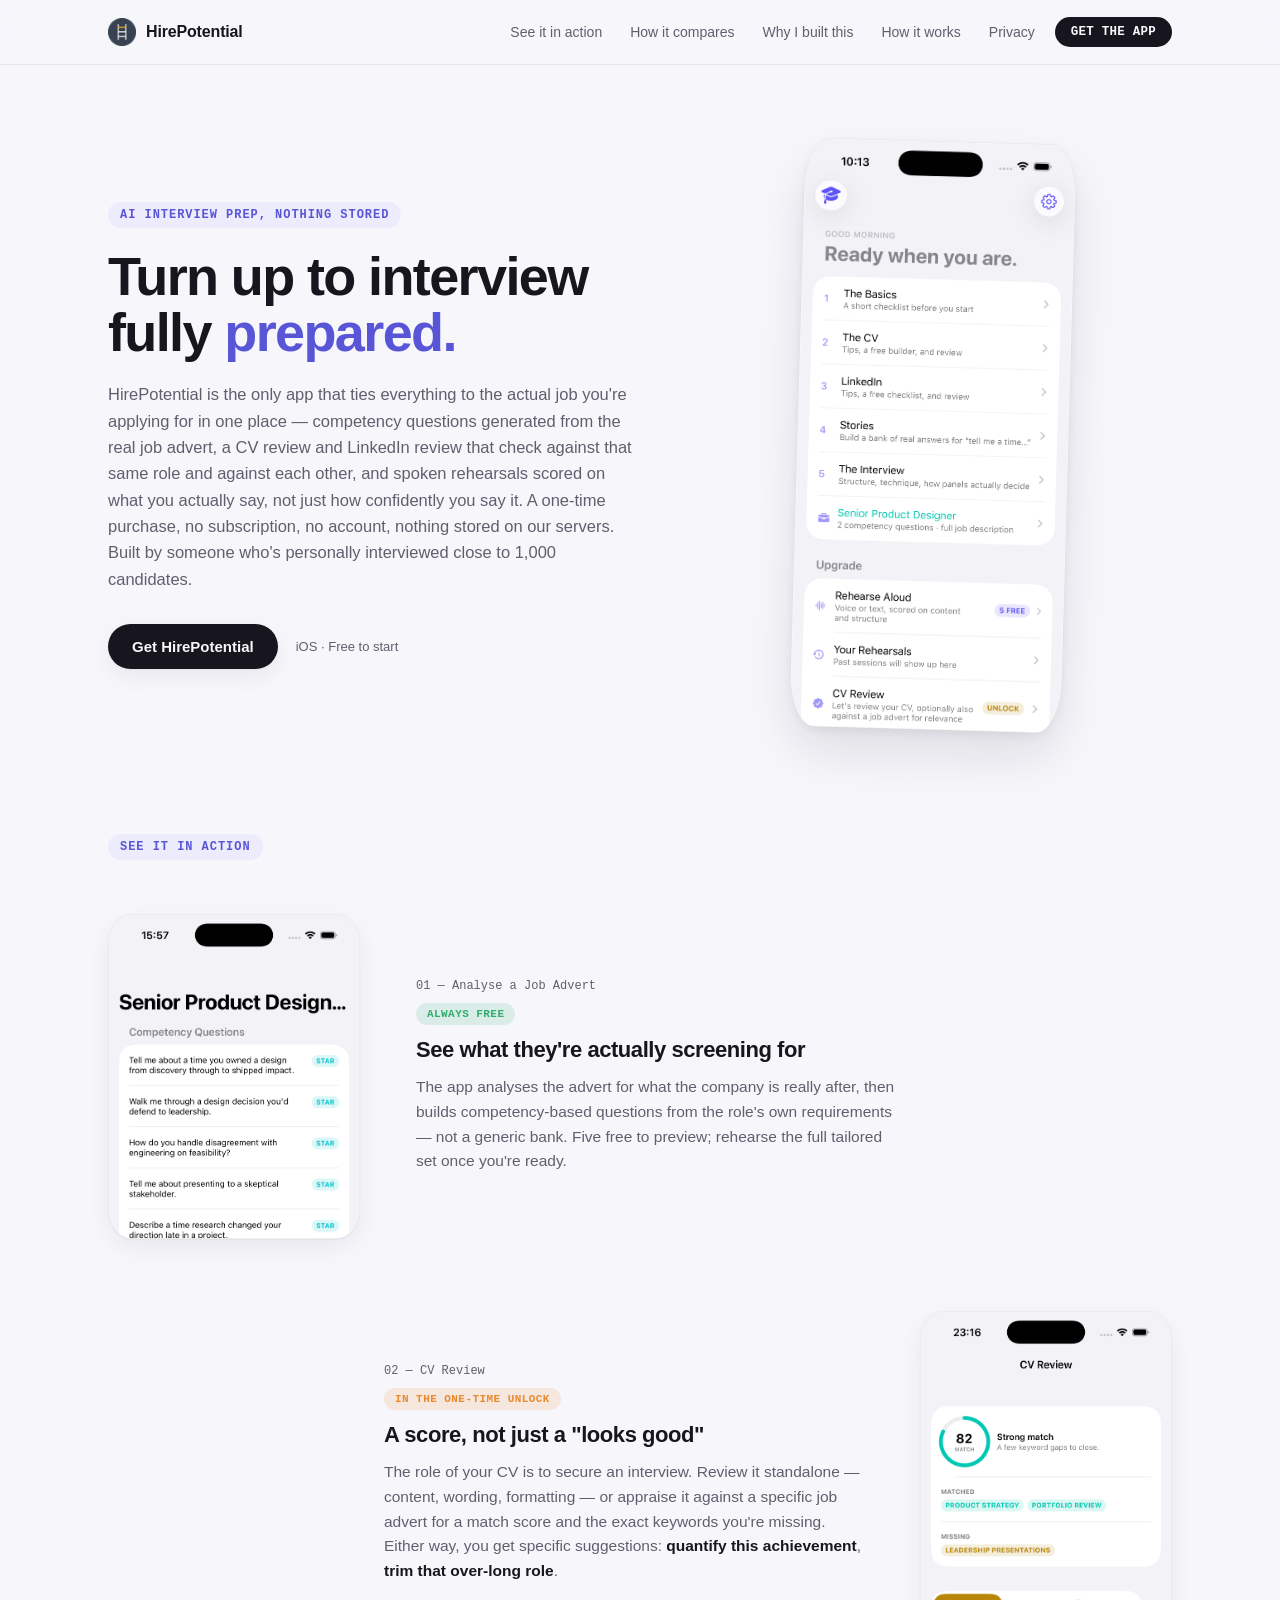
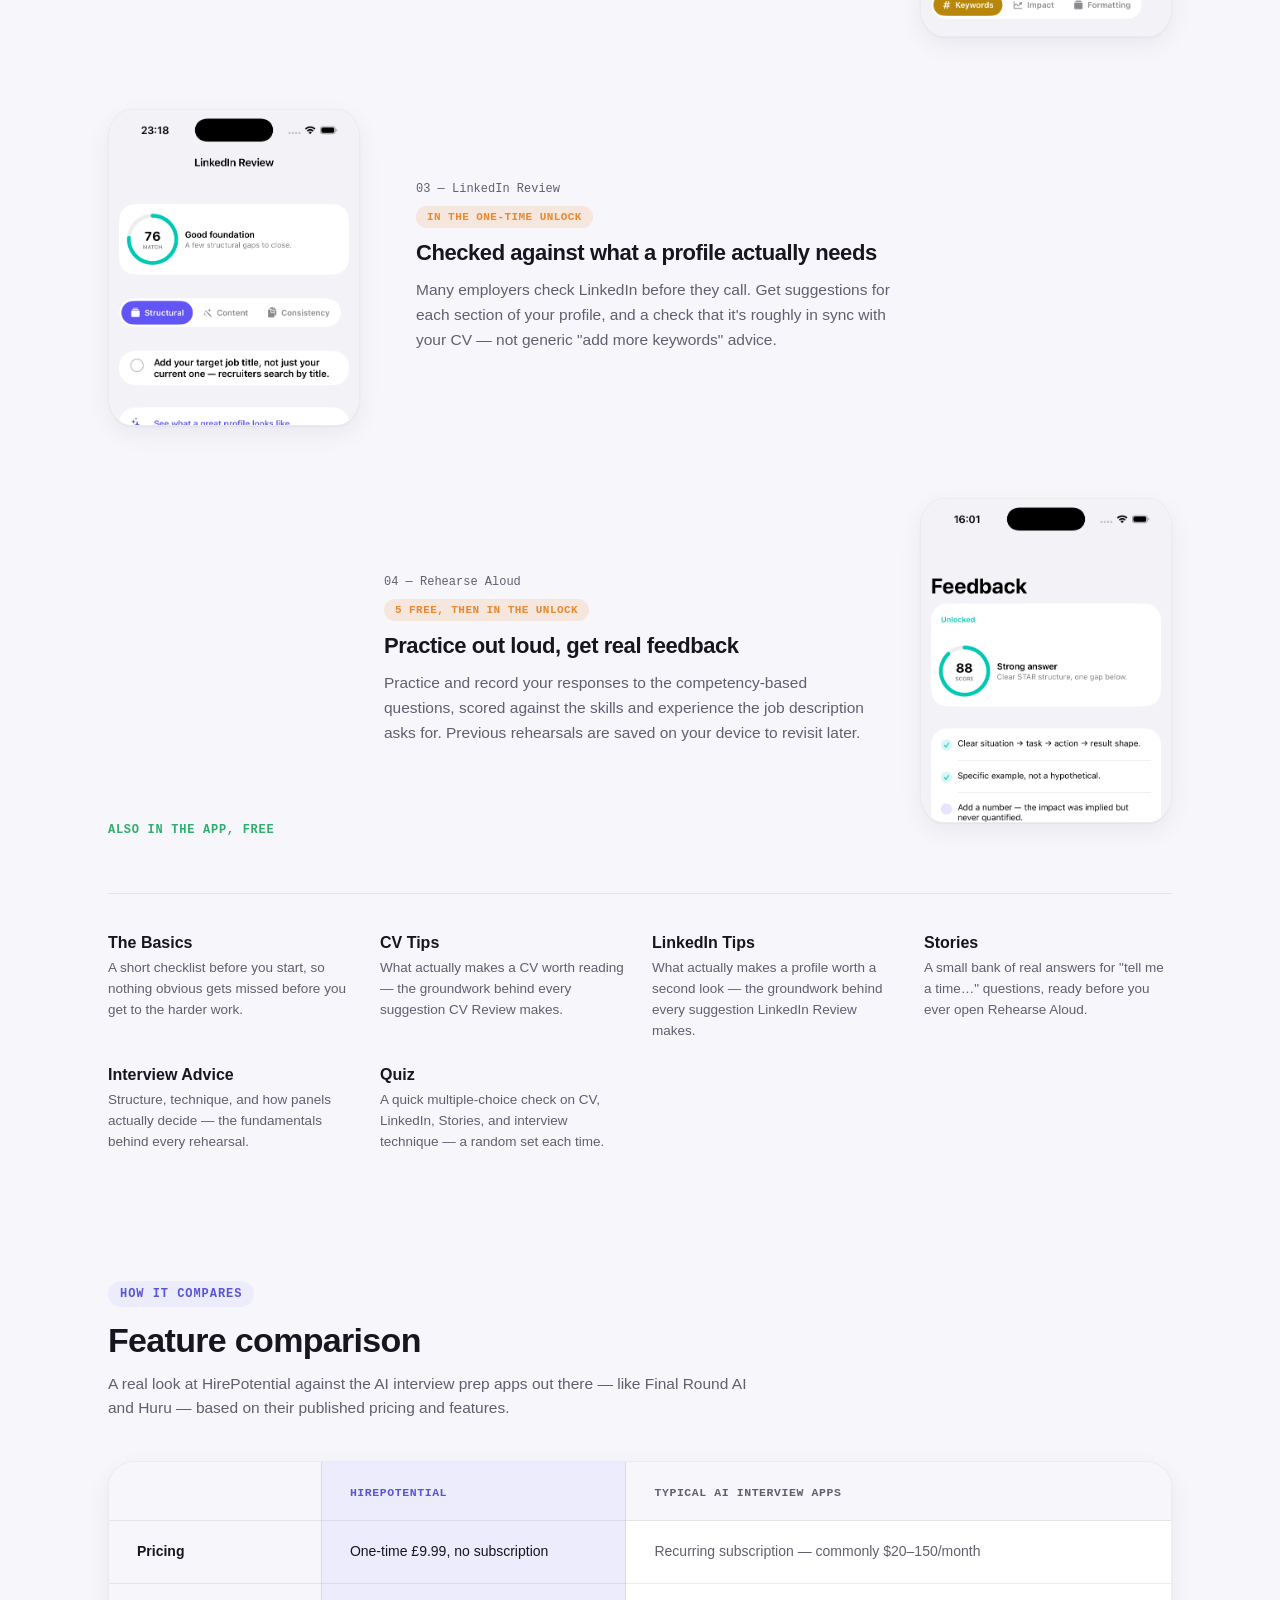
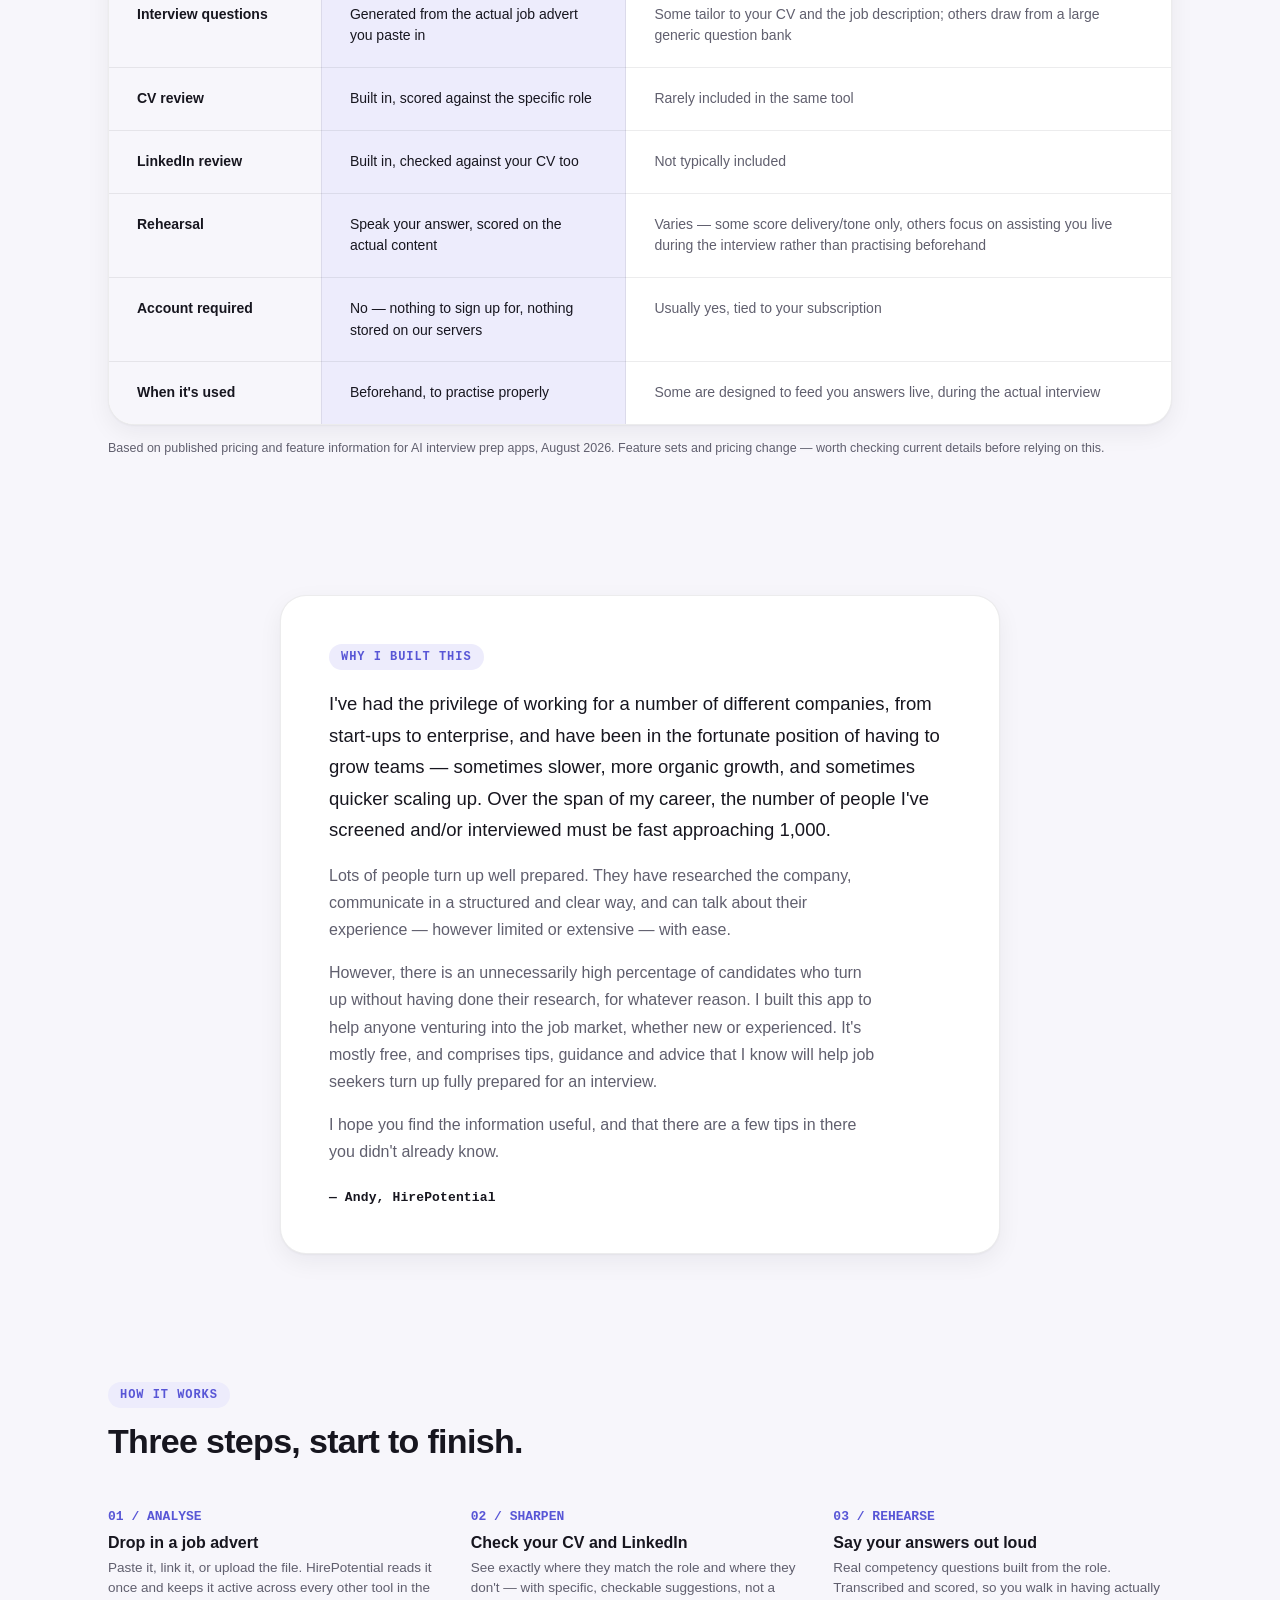
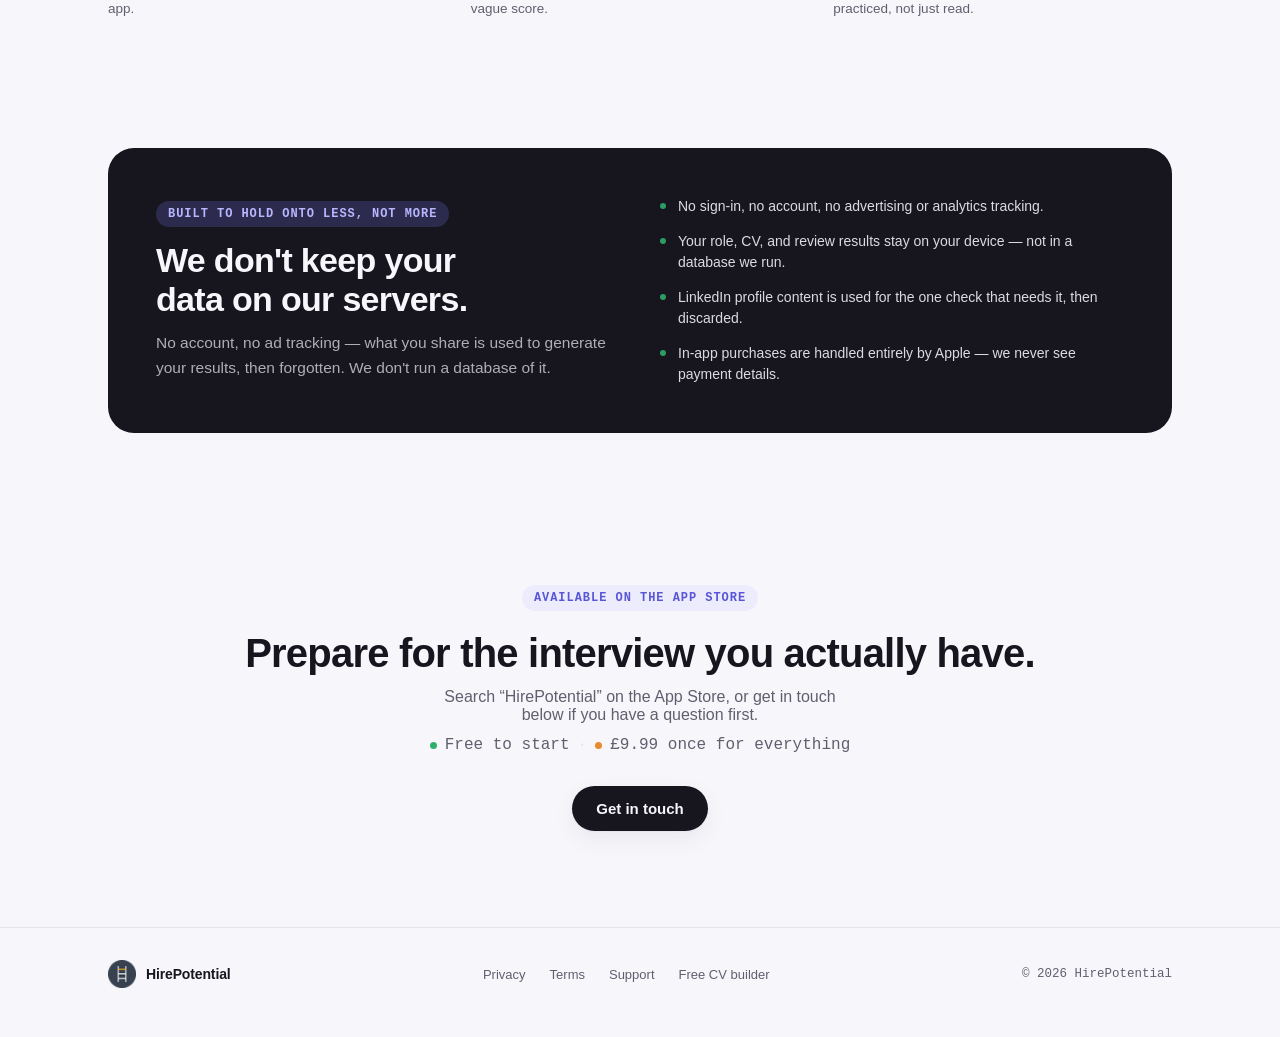
<file: index.html>
<!doctype html>
<html lang="en">
<head>
<meta charset="UTF-8">
<meta name="viewport" content="width=device-width, initial-scale=1">
<title>HirePotential — AI interview prep</title>
<meta name="description" content="See what a job advert is really screening for, sharpen your CV and LinkedIn profile, and rehearse out loud with real feedback — no account, nothing stored on our servers.">
<meta property="og:type" content="website">
<meta property="og:url" content="https://hirepotential.co.uk/">
<meta property="og:title" content="HirePotential — AI interview prep">
<meta property="og:description" content="See what a job advert is really screening for, sharpen your CV and LinkedIn profile, and rehearse out loud with real feedback — no account, nothing stored on our servers.">
<meta property="og:image" content="https://hirepotential.co.uk/icons/icon-512.png">
<meta name="twitter:card" content="summary">
<meta name="twitter:title" content="HirePotential — AI interview prep">
<meta name="twitter:description" content="See what a job advert is really screening for, sharpen your CV and LinkedIn profile, and rehearse out loud with real feedback — no account, nothing stored on our servers.">
<meta name="twitter:image" content="https://hirepotential.co.uk/icons/icon-512.png">
<link rel="icon" type="image/png" sizes="32x32" href="/icons/favicon-32.png">
<link rel="icon" type="image/png" sizes="16x16" href="/icons/favicon-16.png">
<link rel="apple-touch-icon" sizes="180x180" href="/icons/apple-touch-icon.png">
<link rel="manifest" href="/manifest.json">
<meta name="theme-color" content="#37414F">
<meta http-equiv="Content-Security-Policy" content="default-src 'self'; style-src 'self'; script-src 'self'; img-src 'self'; form-action 'self' https://api.hirepotential.co.uk; object-src 'none'; base-uri 'self'">
<link rel="stylesheet" href="/styles.css">
</head>
<body>

<nav class="top">
  <div class="wrap">
    <a class="brand" href="#top">
      <span class="mark">
        <img src="/icons/favicon-32.png" alt="">
      </span>
      HirePotential
    </a>
    <div class="nav-right">
      <div class="links">
        <a href="#features">See it in action</a>
        <a href="#compare">How it compares</a>
        <a href="#author">Why I built this</a>
        <a href="#how">How it works</a>
        <a href="#privacy">Privacy</a>
      </div>
      <a class="nav-cta" href="#get">GET THE APP</a>
    </div>
  </div>
</nav>

<div id="top"></div>
<header class="hero">
  <div class="wrap hero-grid">
    <div>
      <span class="eyebrow">AI interview prep, nothing stored</span>
      <h1>Turn up to interview fully <em>prepared.</em></h1>
      <p class="lede">HirePotential is the only app that ties everything to the actual job you're applying for in one place — competency questions generated from the real job advert, a CV review and LinkedIn review that check against that same role and against each other, and spoken rehearsals scored on what you actually say, not just how confidently you say it. A one-time purchase, no subscription, no account, nothing stored on our servers. Built by someone who's personally interviewed close to 1,000 candidates.</p>
      <div class="hero-ctas">
        <a class="btn-primary" href="#get">Get HirePotential</a>
        <span class="hero-note">iOS · Free to start</span>
      </div>
    </div>

    <div class="hero-shot">
      <div class="device-frame">
        <img src="screenshots/home.png" alt="HirePotential's Home screen, showing The Basics, The CV, LinkedIn, Stories, The Interview, and a researched role ready to rehearse.">
      </div>
    </div>
  </div>
</header>

<section id="features">
  <div class="wrap">
    <div class="section-head">
      <span class="eyebrow">See it in action</span>
    </div>

    <div class="showcase">
      <div class="showcase-row">
        <div class="showcase-shot">
          <div class="device-frame">
            <img src="screenshots/analyse-role.png" alt="Analyse a Job Advert screen showing five tailored STAR competency questions for a Senior Product Designer role.">
          </div>
        </div>
        <div class="showcase-copy">
          <div class="num">01 — Analyse a Job Advert</div>
          <span class="feature-tag free">Always free</span>
          <h3>See what they're actually screening for</h3>
          <p>The app analyses the advert for what the company is really after, then builds competency-based questions from the role's own requirements — not a generic bank. Five free to preview; rehearse the full tailored set once you're ready.</p>
        </div>
      </div>

      <div class="showcase-row reverse">
        <div class="showcase-shot">
          <div class="device-frame">
            <img src="screenshots/cv-review.png" alt="CV Review screen showing a match score of 82, matched and missing keywords, and grouped suggestions.">
          </div>
        </div>
        <div class="showcase-copy">
          <div class="num">02 — CV Review</div>
          <span class="feature-tag paid">In the one-time unlock</span>
          <h3>A score, not just a "looks good"</h3>
          <p>The role of your CV is to secure an interview. Review it standalone — content, wording, formatting — or appraise it against a specific job advert for a match score and the exact keywords you're missing. Either way, you get specific suggestions: <strong>quantify this achievement</strong>, <strong>trim that over-long role</strong>.</p>
        </div>
      </div>

      <div class="showcase-row">
        <div class="showcase-shot">
          <div class="device-frame">
            <img src="screenshots/linkedin-review.png" alt="LinkedIn Review screen showing a score of 76 with suggestions grouped under Structural, Content, and Consistency.">
          </div>
        </div>
        <div class="showcase-copy">
          <div class="num">03 — LinkedIn Review</div>
          <span class="feature-tag paid">In the one-time unlock</span>
          <h3>Checked against what a profile actually needs</h3>
          <p>Many employers check LinkedIn before they call. Get suggestions for each section of your profile, and a check that it's roughly in sync with your CV — not generic "add more keywords" advice.</p>
        </div>
      </div>

      <div class="showcase-row reverse">
        <div class="showcase-shot">
          <div class="device-frame">
            <img src="screenshots/feedback.png" alt="Rehearse Aloud feedback screen showing a score of 88 with specific good and tip items.">
          </div>
        </div>
        <div class="showcase-copy">
          <div class="num">04 — Rehearse Aloud</div>
          <span class="feature-tag paid">5 free, then in the unlock</span>
          <h3>Practice out loud, get real feedback</h3>
          <p>Practice and record your responses to the competency-based questions, scored against the skills and experience the job description asks for. Previous rehearsals are saved on your device to revisit later.</p>
        </div>
      </div>
    </div>

    <p class="extras-lead">Also in the app, free</p>
    <div class="extras">
      <div class="extra">
        <h3>The Basics</h3>
        <p>A short checklist before you start, so nothing obvious gets missed before you get to the harder work.</p>
      </div>
      <div class="extra">
        <h3>CV Tips</h3>
        <p>What actually makes a CV worth reading — the groundwork behind every suggestion CV Review makes.</p>
      </div>
      <div class="extra">
        <h3>LinkedIn Tips</h3>
        <p>What actually makes a profile worth a second look — the groundwork behind every suggestion LinkedIn Review makes.</p>
      </div>
      <div class="extra">
        <h3>Stories</h3>
        <p>A small bank of real answers for "tell me a time…" questions, ready before you ever open Rehearse Aloud.</p>
      </div>
      <div class="extra">
        <h3>Interview Advice</h3>
        <p>Structure, technique, and how panels actually decide — the fundamentals behind every rehearsal.</p>
      </div>
      <div class="extra">
        <h3>Quiz</h3>
        <p>A quick multiple-choice check on CV, LinkedIn, Stories, and interview technique — a random set each time.</p>
      </div>
    </div>
  </div>
</section>

<section id="compare">
  <div class="wrap">
    <div class="section-head">
      <span class="eyebrow">How it compares</span>
      <h2>Feature comparison</h2>
      <p>A real look at HirePotential against the AI interview prep apps out there — like Final Round AI and Huru — based on their published pricing and features.</p>
    </div>
    <div class="compare-card">
      <div class="compare-scroll">
        <table class="compare-table">
          <thead>
            <tr>
              <th></th>
              <th class="us">HirePotential</th>
              <th>Typical AI interview apps</th>
            </tr>
          </thead>
          <tbody>
            <tr>
              <td class="feature">Pricing</td>
              <td class="us">One-time £9.99, no subscription</td>
              <td class="them">Recurring subscription — commonly $20–150/month</td>
            </tr>
            <tr>
              <td class="feature">Interview questions</td>
              <td class="us">Generated from the actual job advert you paste in</td>
              <td class="them">Some tailor to your CV and the job description; others draw from a large generic question bank</td>
            </tr>
            <tr>
              <td class="feature">CV review</td>
              <td class="us">Built in, scored against the specific role</td>
              <td class="them">Rarely included in the same tool</td>
            </tr>
            <tr>
              <td class="feature">LinkedIn review</td>
              <td class="us">Built in, checked against your CV too</td>
              <td class="them">Not typically included</td>
            </tr>
            <tr>
              <td class="feature">Rehearsal</td>
              <td class="us">Speak your answer, scored on the actual content</td>
              <td class="them">Varies — some score delivery/tone only, others focus on assisting you live during the interview rather than practising beforehand</td>
            </tr>
            <tr>
              <td class="feature">Account required</td>
              <td class="us">No — nothing to sign up for, nothing stored on our servers</td>
              <td class="them">Usually yes, tied to your subscription</td>
            </tr>
            <tr>
              <td class="feature">When it's used</td>
              <td class="us">Beforehand, to practise properly</td>
              <td class="them">Some are designed to feed you answers live, during the actual interview</td>
            </tr>
          </tbody>
        </table>
      </div>
    </div>
    <p class="compare-note">Based on published pricing and feature information for AI interview prep apps, August 2026. Feature sets and pricing change — worth checking current details before relying on this.</p>
  </div>
</section>

<section id="author">
  <div class="wrap">
    <div class="author-card">
      <span class="eyebrow">Why I built this</span>
      <p>I've had the privilege of working for a number of different companies, from start-ups to enterprise, and have been in the fortunate position of having to grow teams — sometimes slower, more organic growth, and sometimes quicker scaling up. Over the span of my career, the number of people I've screened and/or interviewed must be fast approaching 1,000.</p>
      <p>Lots of people turn up well prepared. They have researched the company, communicate in a structured and clear way, and can talk about their experience — however limited or extensive — with ease.</p>
      <p>However, there is an unnecessarily high percentage of candidates who turn up without having done their research, for whatever reason. I built this app to help anyone venturing into the job market, whether new or experienced. It's mostly free, and comprises tips, guidance and advice that I know will help job seekers turn up fully prepared for an interview.</p>
      <p>I hope you find the information useful, and that there are a few tips in there you didn't already know.</p>
      <div class="author-sign">— Andy, HirePotential</div>
    </div>
  </div>
</section>

<section id="how">
  <div class="wrap">
    <div class="section-head">
      <span class="eyebrow">How it works</span>
      <h2>Three steps, start to finish.</h2>
    </div>
    <div class="steps">
      <div class="step">
        <div class="step-num">01 / ANALYSE</div>
        <h3>Drop in a job advert</h3>
        <p>Paste it, link it, or upload the file. HirePotential reads it once and keeps it active across every other tool in the app.</p>
      </div>
      <div class="step">
        <div class="step-num">02 / SHARPEN</div>
        <h3>Check your CV and LinkedIn</h3>
        <p>See exactly where they match the role and where they don't — with specific, checkable suggestions, not a vague score.</p>
      </div>
      <div class="step">
        <div class="step-num">03 / REHEARSE</div>
        <h3>Say your answers out loud</h3>
        <p>Real competency questions built from the role. Transcribed and scored, so you walk in having actually practiced, not just read.</p>
      </div>
    </div>
  </div>
</section>

<section id="privacy">
  <div class="wrap">
    <div class="privacy-band">
      <div class="section-head no-margin">
        <span class="eyebrow">Built to hold onto less, not more</span>
        <h2>We don't keep your data on our servers.</h2>
        <p>No account, no ad tracking — what you share is used to generate your results, then forgotten. We don't run a database of it.</p>
      </div>
      <ul class="privacy-list">
        <li><span class="dot"></span>No sign-in, no account, no advertising or analytics tracking.</li>
        <li><span class="dot"></span>Your role, CV, and review results stay on your device — not in a database we run.</li>
        <li><span class="dot"></span>LinkedIn profile content is used for the one check that needs it, then discarded.</li>
        <li><span class="dot"></span>In-app purchases are handled entirely by Apple — we never see payment details.</li>
      </ul>
    </div>
  </div>
</section>

<section id="get" class="final-cta">
  <div class="wrap">
    <span class="eyebrow">Available on the App Store</span>
    <h2>Prepare for the interview you actually have.</h2>
    <p>Search “HirePotential” on the App Store, or get in touch below if you have a question first.</p>
    <p class="cta-price"><span class="dot free"></span>Free to start<span class="sep">·</span><span class="dot paid"></span>£9.99 once for everything</p>
    <a class="btn-primary" href="/support/">Get in touch</a>
  </div>
</section>

<footer>
  <div class="wrap">
    <a class="brand" href="#top">
      <span class="mark mark-sm">
        <img src="/icons/favicon-32.png" alt="">
      </span>
      HirePotential
    </a>
    <div class="foot-links">
      <a href="/privacy/">Privacy</a>
      <a href="/terms/">Terms</a>
      <a href="/support/">Support</a>
      <a href="https://cv.hirepotential.co.uk">Free CV builder</a>
    </div>
    <div class="copyright">© 2026 HirePotential</div>
  </div>
</footer>

</body>
</html>
</file>
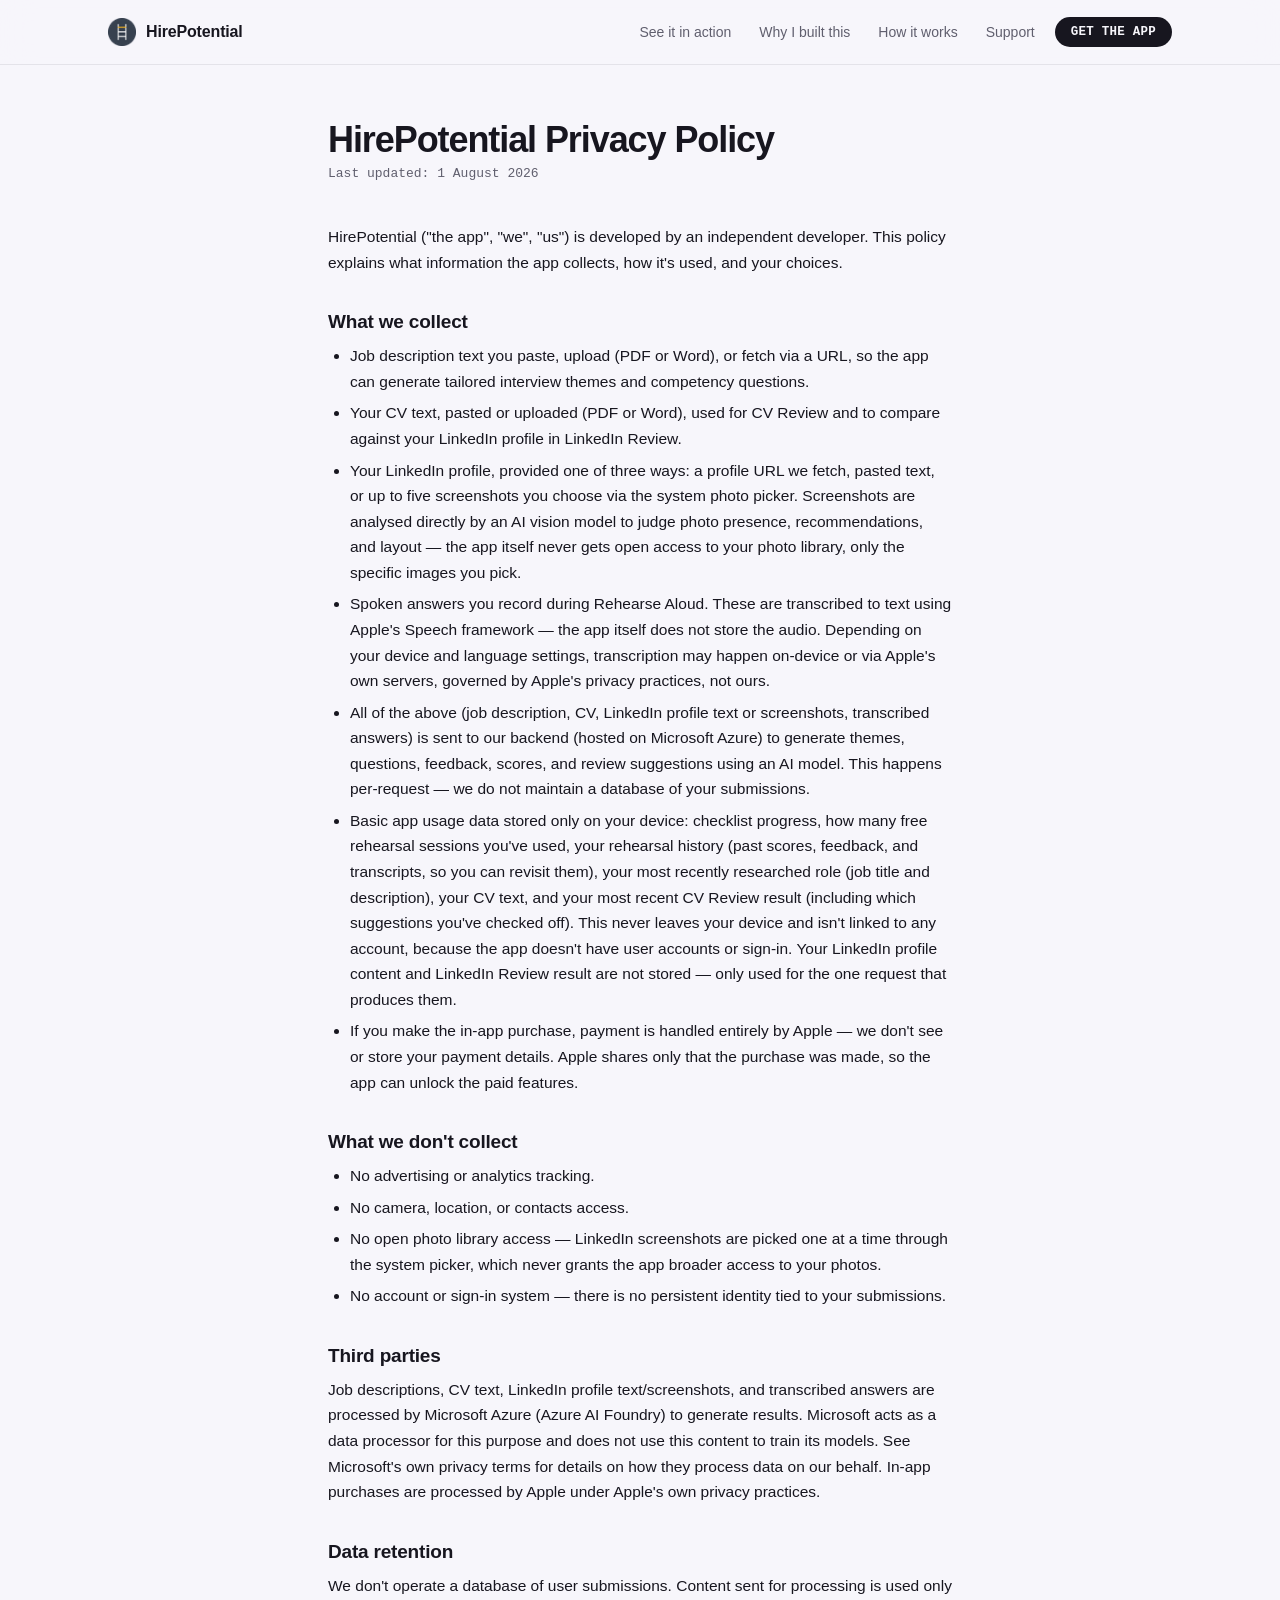
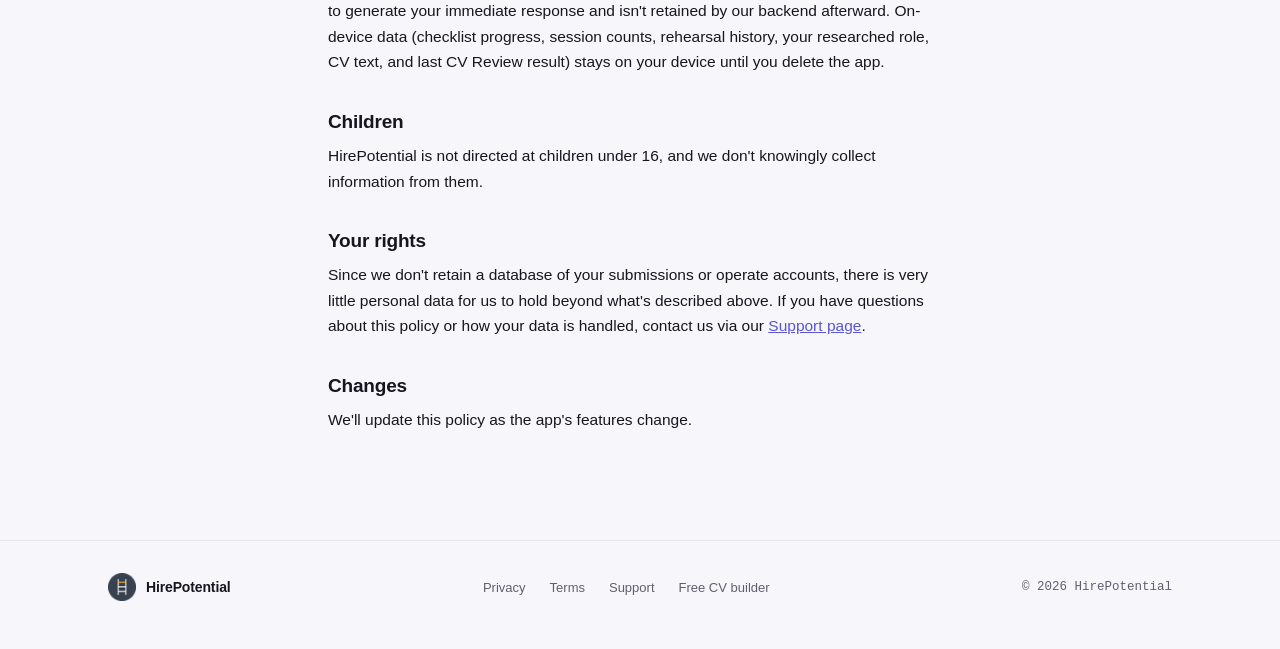
<file: privacy/index.html>
<!doctype html>
<html lang="en">
<head>
<meta charset="UTF-8">
<meta name="viewport" content="width=device-width, initial-scale=1">
<title>HirePotential — Privacy Policy</title>
<meta name="description" content="HirePotential's privacy policy — what the app collects, how it's used, and your choices.">
<link rel="icon" type="image/png" sizes="32x32" href="/icons/favicon-32.png">
<link rel="icon" type="image/png" sizes="16x16" href="/icons/favicon-16.png">
<link rel="apple-touch-icon" sizes="180x180" href="/icons/apple-touch-icon.png">
<link rel="manifest" href="/manifest.json">
<meta name="theme-color" content="#37414F">
<meta http-equiv="Content-Security-Policy" content="default-src 'self'; style-src 'self'; script-src 'self'; img-src 'self'; form-action 'self' https://api.hirepotential.co.uk; object-src 'none'; base-uri 'self'">
<link rel="stylesheet" href="/styles.css">
</head>
<body>

<nav class="top">
  <div class="wrap">
    <a class="brand" href="/">
      <span class="mark">
        <img src="/icons/favicon-32.png" alt="">
      </span>
      HirePotential
    </a>
    <div class="nav-right">
      <div class="links">
        <a href="/#features">See it in action</a>
        <a href="/#author">Why I built this</a>
        <a href="/#how">How it works</a>
        <a href="/support/">Support</a>
      </div>
      <a class="nav-cta" href="/#get">GET THE APP</a>
    </div>
  </div>
</nav>

<section class="legal-page">
  <div class="wrap">
    <h1>HirePotential Privacy Policy</h1>
    <p class="meta">Last updated: 1 August 2026</p>

    <p>HirePotential ("the app", "we", "us") is developed by an independent developer. This policy explains what information the app collects, how it's used, and your choices.</p>

    <h2>What we collect</h2>
    <ul>
      <li>Job description text you paste, upload (PDF or Word), or fetch via a URL, so the app can generate tailored interview themes and competency questions.</li>
      <li>Your CV text, pasted or uploaded (PDF or Word), used for CV Review and to compare against your LinkedIn profile in LinkedIn Review.</li>
      <li>Your LinkedIn profile, provided one of three ways: a profile URL we fetch, pasted text, or up to five screenshots you choose via the system photo picker. Screenshots are analysed directly by an AI vision model to judge photo presence, recommendations, and layout — the app itself never gets open access to your photo library, only the specific images you pick.</li>
      <li>Spoken answers you record during Rehearse Aloud. These are transcribed to text using Apple's Speech framework — the app itself does not store the audio. Depending on your device and language settings, transcription may happen on-device or via Apple's own servers, governed by Apple's privacy practices, not ours.</li>
      <li>All of the above (job description, CV, LinkedIn profile text or screenshots, transcribed answers) is sent to our backend (hosted on Microsoft Azure) to generate themes, questions, feedback, scores, and review suggestions using an AI model. This happens per-request — we do not maintain a database of your submissions.</li>
      <li>Basic app usage data stored only on your device: checklist progress, how many free rehearsal sessions you've used, your rehearsal history (past scores, feedback, and transcripts, so you can revisit them), your most recently researched role (job title and description), your CV text, and your most recent CV Review result (including which suggestions you've checked off). This never leaves your device and isn't linked to any account, because the app doesn't have user accounts or sign-in. Your LinkedIn profile content and LinkedIn Review result are not stored — only used for the one request that produces them.</li>
      <li>If you make the in-app purchase, payment is handled entirely by Apple — we don't see or store your payment details. Apple shares only that the purchase was made, so the app can unlock the paid features.</li>
    </ul>

    <h2>What we don't collect</h2>
    <ul>
      <li>No advertising or analytics tracking.</li>
      <li>No camera, location, or contacts access.</li>
      <li>No open photo library access — LinkedIn screenshots are picked one at a time through the system picker, which never grants the app broader access to your photos.</li>
      <li>No account or sign-in system — there is no persistent identity tied to your submissions.</li>
    </ul>

    <h2>Third parties</h2>
    <p>Job descriptions, CV text, LinkedIn profile text/screenshots, and transcribed answers are processed by Microsoft Azure (Azure AI Foundry) to generate results. Microsoft acts as a data processor for this purpose and does not use this content to train its models. See Microsoft's own privacy terms for details on how they process data on our behalf. In-app purchases are processed by Apple under Apple's own privacy practices.</p>

    <h2>Data retention</h2>
    <p>We don't operate a database of user submissions. Content sent for processing is used only to generate your immediate response and isn't retained by our backend afterward. On-device data (checklist progress, session counts, rehearsal history, your researched role, CV text, and last CV Review result) stays on your device until you delete the app.</p>

    <h2>Children</h2>
    <p>HirePotential is not directed at children under 16, and we don't knowingly collect information from them.</p>

    <h2>Your rights</h2>
    <p>Since we don't retain a database of your submissions or operate accounts, there is very little personal data for us to hold beyond what's described above. If you have questions about this policy or how your data is handled, contact us via our <a href="/support/">Support page</a>.</p>

    <h2>Changes</h2>
    <p>We'll update this policy as the app's features change.</p>
  </div>
</section>

<footer>
  <div class="wrap">
    <a class="brand" href="/">
      <span class="mark mark-sm">
        <img src="/icons/favicon-32.png" alt="">
      </span>
      HirePotential
    </a>
    <div class="foot-links">
      <a href="/privacy/">Privacy</a>
      <a href="/terms/">Terms</a>
      <a href="/support/">Support</a>
      <a href="https://cv.hirepotential.co.uk">Free CV builder</a>
    </div>
    <div class="copyright">© 2026 HirePotential</div>
  </div>
</footer>

</body>
</html>
</file>
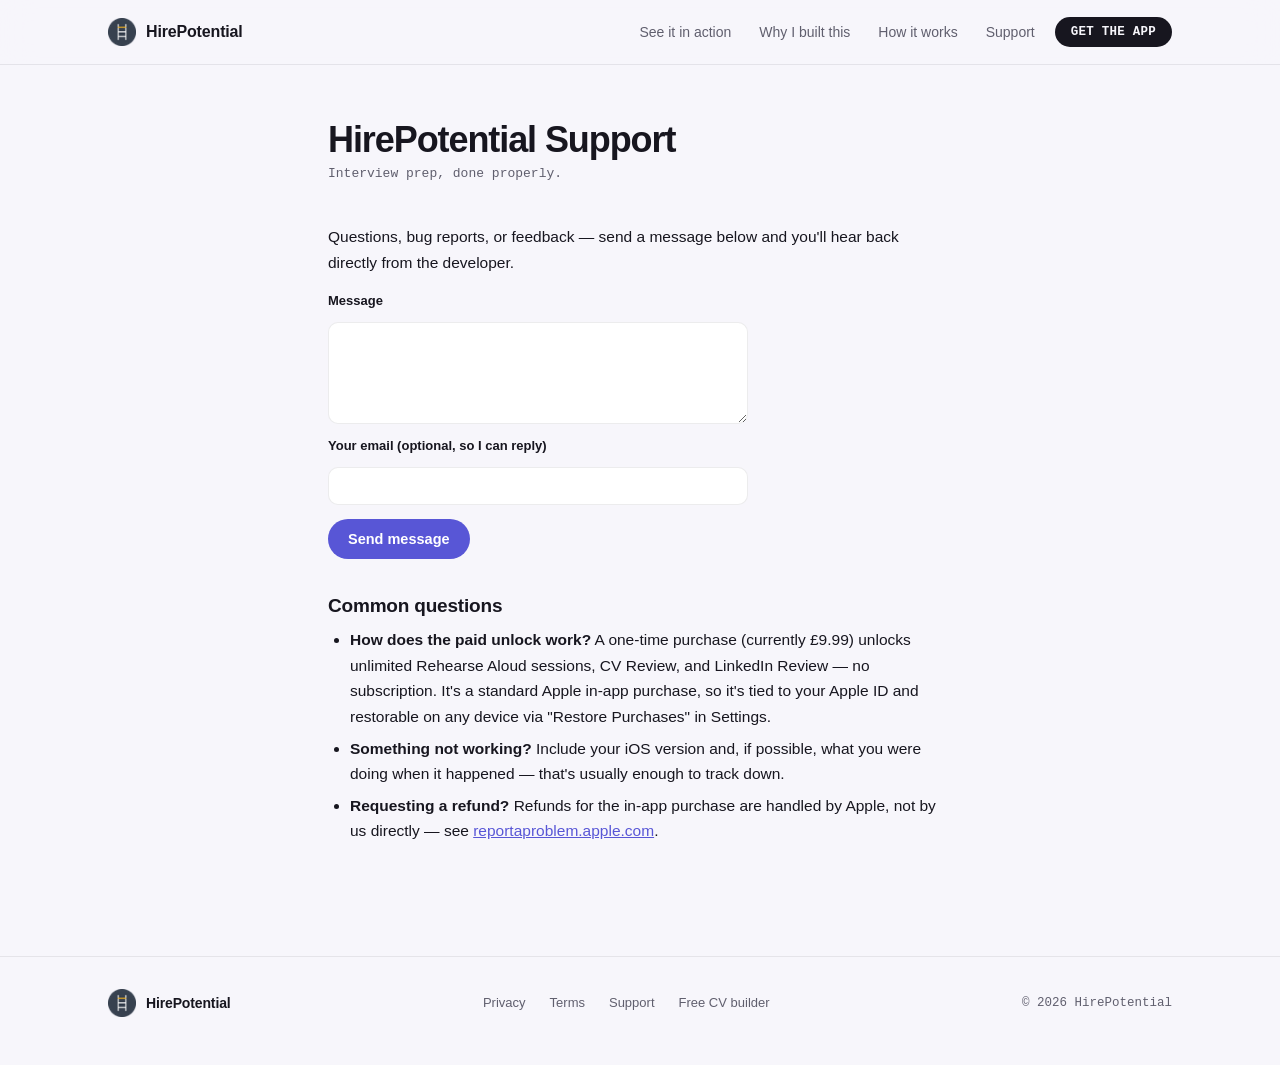
<file: support/index.html>
<!doctype html>
<html lang="en">
<head>
<meta charset="UTF-8">
<meta name="viewport" content="width=device-width, initial-scale=1">
<title>HirePotential — Support</title>
<meta name="description" content="Questions, bug reports, or feedback for HirePotential — send a message and hear back directly from the developer.">
<link rel="icon" type="image/png" sizes="32x32" href="/icons/favicon-32.png">
<link rel="icon" type="image/png" sizes="16x16" href="/icons/favicon-16.png">
<link rel="apple-touch-icon" sizes="180x180" href="/icons/apple-touch-icon.png">
<link rel="manifest" href="/manifest.json">
<meta name="theme-color" content="#37414F">
<meta http-equiv="Content-Security-Policy" content="default-src 'self'; style-src 'self'; script-src 'self'; img-src 'self'; form-action 'self' https://api.hirepotential.co.uk; object-src 'none'; base-uri 'self'">
<link rel="stylesheet" href="/styles.css">
</head>
<body>

<nav class="top">
  <div class="wrap">
    <a class="brand" href="/">
      <span class="mark">
        <img src="/icons/favicon-32.png" alt="">
      </span>
      HirePotential
    </a>
    <div class="nav-right">
      <div class="links">
        <a href="/#features">See it in action</a>
        <a href="/#author">Why I built this</a>
        <a href="/#how">How it works</a>
        <a href="/support/">Support</a>
      </div>
      <a class="nav-cta" href="/#get">GET THE APP</a>
    </div>
  </div>
</nav>

<section class="legal-page">
  <div class="wrap">
    <h1>HirePotential Support</h1>
    <p class="meta">Interview prep, done properly.</p>

    <div id="sent-banner" class="form-banner success">Message sent — thanks, I'll get back to you directly.</div>
    <div id="error-banner" class="form-banner error">Couldn't send that message. Please try again in a moment.</div>

    <p>Questions, bug reports, or feedback — send a message below and you'll hear back directly from the developer.</p>

    <form class="contact-form" method="POST" action="https://api.hirepotential.co.uk/api/submitwebfeedback">
      <label for="message">Message</label>
      <textarea id="message" name="message" rows="5" required></textarea>
      <label for="email">Your email (optional, so I can reply)</label>
      <input id="email" name="email" type="email" autocomplete="email">
      <div class="honeypot" aria-hidden="true">
        <label for="company">Company</label>
        <input id="company" name="company" type="text" tabindex="-1" autocomplete="off">
      </div>
      <button type="submit">Send message</button>
    </form>

    <h2>Common questions</h2>
    <ul>
      <li><strong>How does the paid unlock work?</strong> A one-time purchase (currently £9.99) unlocks unlimited Rehearse Aloud sessions, CV Review, and LinkedIn Review — no subscription. It's a standard Apple in-app purchase, so it's tied to your Apple ID and restorable on any device via "Restore Purchases" in Settings.</li>
      <li><strong>Something not working?</strong> Include your iOS version and, if possible, what you were doing when it happened — that's usually enough to track down.</li>
      <li><strong>Requesting a refund?</strong> Refunds for the in-app purchase are handled by Apple, not by us directly — see <a href="https://reportaproblem.apple.com">reportaproblem.apple.com</a>.</li>
    </ul>
  </div>
</section>

<footer>
  <div class="wrap">
    <a class="brand" href="/">
      <span class="mark mark-sm">
        <img src="/icons/favicon-32.png" alt="">
      </span>
      HirePotential
    </a>
    <div class="foot-links">
      <a href="/privacy/">Privacy</a>
      <a href="/terms/">Terms</a>
      <a href="/support/">Support</a>
      <a href="https://cv.hirepotential.co.uk">Free CV builder</a>
    </div>
    <div class="copyright">© 2026 HirePotential</div>
  </div>
</footer>

<script src="/support/banner.js"></script>

</body>
</html>
</file>
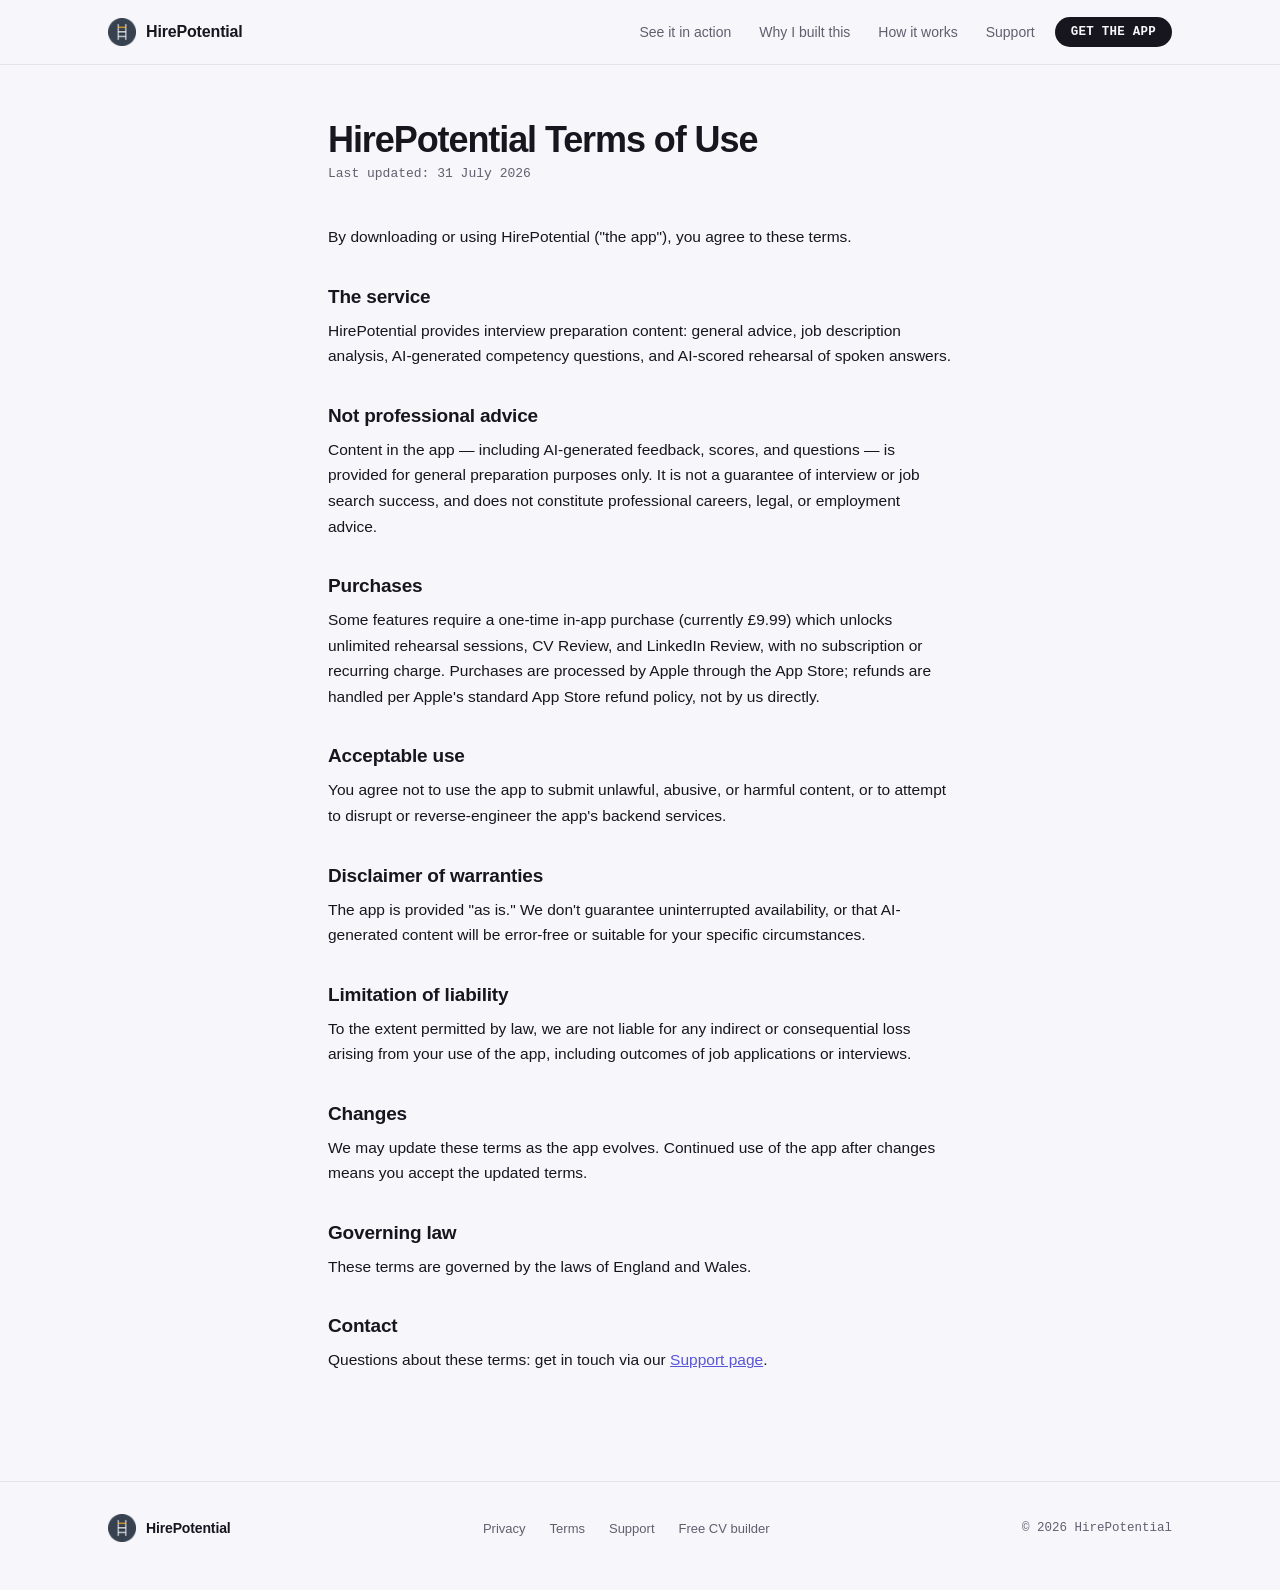
<file: terms/index.html>
<!doctype html>
<html lang="en">
<head>
<meta charset="UTF-8">
<meta name="viewport" content="width=device-width, initial-scale=1">
<title>HirePotential — Terms of Use</title>
<meta name="description" content="HirePotential's terms of use.">
<link rel="icon" type="image/png" sizes="32x32" href="/icons/favicon-32.png">
<link rel="icon" type="image/png" sizes="16x16" href="/icons/favicon-16.png">
<link rel="apple-touch-icon" sizes="180x180" href="/icons/apple-touch-icon.png">
<link rel="manifest" href="/manifest.json">
<meta name="theme-color" content="#37414F">
<meta http-equiv="Content-Security-Policy" content="default-src 'self'; style-src 'self'; script-src 'self'; img-src 'self'; form-action 'self' https://api.hirepotential.co.uk; object-src 'none'; base-uri 'self'">
<link rel="stylesheet" href="/styles.css">
</head>
<body>

<nav class="top">
  <div class="wrap">
    <a class="brand" href="/">
      <span class="mark">
        <img src="/icons/favicon-32.png" alt="">
      </span>
      HirePotential
    </a>
    <div class="nav-right">
      <div class="links">
        <a href="/#features">See it in action</a>
        <a href="/#author">Why I built this</a>
        <a href="/#how">How it works</a>
        <a href="/support/">Support</a>
      </div>
      <a class="nav-cta" href="/#get">GET THE APP</a>
    </div>
  </div>
</nav>

<section class="legal-page">
  <div class="wrap">
    <h1>HirePotential Terms of Use</h1>
    <p class="meta">Last updated: 31 July 2026</p>

    <p>By downloading or using HirePotential ("the app"), you agree to these terms.</p>

    <h2>The service</h2>
    <p>HirePotential provides interview preparation content: general advice, job description analysis, AI-generated competency questions, and AI-scored rehearsal of spoken answers.</p>

    <h2>Not professional advice</h2>
    <p>Content in the app — including AI-generated feedback, scores, and questions — is provided for general preparation purposes only. It is not a guarantee of interview or job search success, and does not constitute professional careers, legal, or employment advice.</p>

    <h2>Purchases</h2>
    <p>Some features require a one-time in-app purchase (currently £9.99) which unlocks unlimited rehearsal sessions, CV Review, and LinkedIn Review, with no subscription or recurring charge. Purchases are processed by Apple through the App Store; refunds are handled per Apple's standard App Store refund policy, not by us directly.</p>

    <h2>Acceptable use</h2>
    <p>You agree not to use the app to submit unlawful, abusive, or harmful content, or to attempt to disrupt or reverse-engineer the app's backend services.</p>

    <h2>Disclaimer of warranties</h2>
    <p>The app is provided "as is." We don't guarantee uninterrupted availability, or that AI-generated content will be error-free or suitable for your specific circumstances.</p>

    <h2>Limitation of liability</h2>
    <p>To the extent permitted by law, we are not liable for any indirect or consequential loss arising from your use of the app, including outcomes of job applications or interviews.</p>

    <h2>Changes</h2>
    <p>We may update these terms as the app evolves. Continued use of the app after changes means you accept the updated terms.</p>

    <h2>Governing law</h2>
    <p>These terms are governed by the laws of England and Wales.</p>

    <h2>Contact</h2>
    <p>Questions about these terms: get in touch via our <a href="/support/">Support page</a>.</p>
  </div>
</section>

<footer>
  <div class="wrap">
    <a class="brand" href="/">
      <span class="mark mark-sm">
        <img src="/icons/favicon-32.png" alt="">
      </span>
      HirePotential
    </a>
    <div class="foot-links">
      <a href="/privacy/">Privacy</a>
      <a href="/terms/">Terms</a>
      <a href="/support/">Support</a>
      <a href="https://cv.hirepotential.co.uk">Free CV builder</a>
    </div>
    <div class="copyright">© 2026 HirePotential</div>
  </div>
</footer>

</body>
</html>
</file>
<file: styles.css>
:root {
    --indigo: #5856D6;
    --indigo-soft: #EDECFC;
    --teal: #2FA6A0;
    --orange: #E88A2E;
    --mint: #2FAE6E;
    --red: #E0483E;
    --ink: #17161F;
    --ink-secondary: #605F6E;
    --paper: #F7F6FB;
    --card: #FFFFFF;
    --border: rgba(23,22,31,0.08);
    --shadow: 0 1px 2px rgba(23,22,31,0.04), 0 8px 24px rgba(23,22,31,0.06);
    --shadow-lg: 0 4px 8px rgba(23,22,31,0.05), 0 24px 48px rgba(23,22,31,0.10);
    --radius-lg: 26px;
    --radius-md: 18px;
    --radius-sm: 12px;
    --font-ui: -apple-system, BlinkMacSystemFont, "SF Pro Display", "SF Pro Text", "Segoe UI", Roboto, Helvetica, Arial, sans-serif;
    --font-mono: ui-monospace, "SF Mono", "Menlo", "Cascadia Code", monospace;
    /* Fixed-dark "highlight card" tokens — deliberately do NOT flip with the page theme, unlike
       --ink/--paper above. Always a dark card with light text, so it reads as a highlight in
       both themes instead of inverting into an unreadable light card on a dark page. */
    --invert-bg: #17161F;
    --invert-text: #F7F6FB;
    --invert-text-secondary: rgba(247,246,251,0.68);
    --invert-eyebrow-bg: rgba(122,121,239,0.22);
    --invert-eyebrow-text: #B7B6FF;
  }

  :root[data-theme="dark"] {
    --indigo: #7A79EF;
    --indigo-soft: rgba(122,121,239,0.16);
    --teal: #4FC2BC;
    --orange: #F0A254;
    --mint: #4CC384;
    --ink: #F1F0F7;
    --ink-secondary: #A6A4B8;
    --paper: #0C0B12;
    --card: #17151F;
    --border: rgba(241,240,247,0.09);
    --shadow: 0 1px 2px rgba(0,0,0,0.3), 0 12px 32px rgba(0,0,0,0.35);
    --shadow-lg: 0 4px 8px rgba(0,0,0,0.35), 0 30px 60px rgba(0,0,0,0.45);
    --invert-bg: #24222E;
  }

  @media (prefers-color-scheme: dark) {
    :root:not([data-theme="light"]) {
      --indigo: #7A79EF;
      --indigo-soft: rgba(122,121,239,0.16);
      --teal: #4FC2BC;
      --orange: #F0A254;
      --mint: #4CC384;
      --ink: #F1F0F7;
      --ink-secondary: #A6A4B8;
      --paper: #0C0B12;
      --card: #17151F;
      --border: rgba(241,240,247,0.09);
      --shadow: 0 1px 2px rgba(0,0,0,0.3), 0 12px 32px rgba(0,0,0,0.35);
      --shadow-lg: 0 4px 8px rgba(0,0,0,0.35), 0 30px 60px rgba(0,0,0,0.45);
      --invert-bg: #24222E;
    }
  }

  * { box-sizing: border-box; }
  html { scroll-behavior: smooth; }

  body {
    margin: 0;
    background: var(--paper);
    color: var(--ink);
    font-family: var(--font-ui);
    -webkit-font-smoothing: antialiased;
    overflow-x: hidden;
  }

  .wrap {
    max-width: 1120px;
    margin: 0 auto;
    padding: 0 28px;
  }

  a { color: inherit; }

  /* ---------- Nav ---------- */
  nav.top {
    position: sticky;
    top: 0;
    z-index: 20;
    backdrop-filter: saturate(180%) blur(16px);
    background: color-mix(in srgb, var(--paper) 82%, transparent);
    border-bottom: 1px solid var(--border);
  }
  nav.top .wrap {
    display: flex;
    align-items: center;
    justify-content: space-between;
    height: 64px;
  }
  .brand {
    display: flex;
    align-items: center;
    gap: 10px;
    font-weight: 700;
    font-size: 16px;
    text-decoration: none;
    letter-spacing: -0.01em;
  }
  .brand .mark {
    width: 28px; height: 28px;
    border-radius: 8px;
    display: grid; place-items: center;
    overflow: hidden;
    flex-shrink: 0;
  }
  .brand .mark img { width: 100%; height: 100%; display: block; }
  nav.top .nav-right { display: flex; gap: 20px; align-items: center; }
  nav.top .links { display: flex; gap: 28px; align-items: center; }
  nav.top .links a {
    font-size: 14px;
    font-weight: 500;
    text-decoration: none;
    color: var(--ink-secondary);
  }
  nav.top .links a:hover { color: var(--ink); }
  .nav-cta {
    font-family: var(--font-mono);
    font-size: 12.5px;
    font-weight: 600;
    letter-spacing: 0.02em;
    padding: 8px 16px;
    border-radius: 999px;
    background: var(--ink);
    color: var(--paper) !important;
    text-decoration: none;
  }

  /* ---------- Hero ---------- */
  .hero {
    padding: 76px 0 40px;
  }
  .hero-grid {
    display: grid;
    grid-template-columns: 1.05fr 0.95fr;
    gap: 56px;
    align-items: center;
  }
  .eyebrow {
    font-family: var(--font-mono);
    font-size: 12px;
    font-weight: 600;
    letter-spacing: 0.08em;
    text-transform: uppercase;
    color: var(--indigo);
    background: var(--indigo-soft);
    display: inline-block;
    padding: 6px 12px;
    border-radius: 999px;
    margin-bottom: 20px;
  }
  h1 {
    font-size: clamp(34px, 4.6vw, 54px);
    line-height: 1.05;
    letter-spacing: -0.03em;
    font-weight: 800;
    margin: 0 0 20px;
    text-wrap: balance;
  }
  h1 em {
    font-style: normal;
    color: var(--indigo);
  }
  .hero p.lede {
    font-size: 16.5px;
    line-height: 1.6;
    color: var(--ink-secondary);
    max-width: 60ch;
    margin: 0 0 32px;
  }
  .hero-ctas { display: flex; align-items: center; gap: 18px; flex-wrap: wrap; }
  .btn-primary {
    display: inline-flex;
    align-items: center;
    gap: 8px;
    background: var(--ink);
    color: var(--paper);
    text-decoration: none;
    font-weight: 600;
    font-size: 15px;
    padding: 14px 24px;
    border-radius: 999px;
    box-shadow: var(--shadow);
  }
  .hero-note {
    font-size: 13px;
    color: var(--ink-secondary);
  }

  /* ---------- Real screenshots, framed ---------- */
  .device-frame {
    border-radius: 9.2%;
    overflow: hidden;
    border: 1px solid var(--border);
    background: var(--card);
    line-height: 0;
  }
  .device-frame img { width: 100%; display: block; }

  .hero-shot {
    justify-self: center;
    width: 272px;
    transform: rotate(1.6deg);
  }
  .hero-shot .device-frame { box-shadow: var(--shadow-lg); }

  /* ---------- Section shared ---------- */
  section { padding: 64px 0; }
  .section-head { max-width: 640px; margin: 0 0 40px; }
  .section-head .eyebrow { margin-bottom: 14px; }
  h2 {
    font-size: clamp(26px, 3.2vw, 34px);
    letter-spacing: -0.02em;
    font-weight: 800;
    margin: 0 0 12px;
    text-wrap: balance;
  }
  .section-head p {
    font-size: 15.5px;
    color: var(--ink-secondary);
    line-height: 1.6;
    margin: 0;
  }

  /* ---------- Showcase (real screens + copy, alternating) ---------- */
  .showcase { display: flex; flex-direction: column; gap: 72px; }
  .showcase-row {
    display: flex;
    align-items: center;
    gap: 56px;
  }
  .showcase-row.reverse { flex-direction: row-reverse; }
  .showcase-shot { flex: 0 0 auto; width: 252px; }
  .showcase-shot .device-frame { box-shadow: var(--shadow); }
  .showcase-copy { flex: 1 1 auto; max-width: 480px; }
  .showcase-copy .num {
    font-family: var(--font-mono);
    font-size: 12px;
    color: var(--ink-secondary);
    margin-bottom: 10px;
  }
  .feature-tag {
    display: inline-block;
    font-family: var(--font-mono);
    font-size: 11px;
    font-weight: 600;
    letter-spacing: 0.04em;
    text-transform: uppercase;
    padding: 5px 11px;
    border-radius: 999px;
    margin-bottom: 12px;
  }
  .feature-tag.free { color: var(--mint); background: color-mix(in srgb, var(--mint) 14%, transparent); }
  .feature-tag.paid { color: var(--orange); background: color-mix(in srgb, var(--orange) 14%, transparent); }
  .showcase-copy h3 {
    font-size: 22px;
    font-weight: 800;
    letter-spacing: -0.02em;
    margin: 0 0 12px;
  }
  .showcase-copy p {
    font-size: 15.5px;
    line-height: 1.6;
    color: var(--ink-secondary);
    margin: 0;
  }
  .showcase-copy p + p { margin-top: 10px; }
  .showcase-copy strong { color: var(--ink); font-weight: 600; }

  /* ---------- Also included (free, no-screenshot features) ---------- */
  .extras {
    margin-top: 56px;
    padding-top: 40px;
    border-top: 1px solid var(--border);
    display: grid;
    grid-template-columns: repeat(auto-fit, minmax(200px, 1fr));
    gap: 24px;
  }
  .extras-lead {
    font-family: var(--font-mono);
    font-size: 12px;
    font-weight: 600;
    letter-spacing: 0.06em;
    text-transform: uppercase;
    color: var(--mint);
    margin: 0 0 20px;
  }
  .extra h3 { font-size: 16px; font-weight: 700; margin: 0 0 6px; }
  .extra p { font-size: 13.5px; color: var(--ink-secondary); line-height: 1.55; margin: 0; }

  /* ---------- Author note ---------- */
  .author-card {
    max-width: 720px;
    margin: 0 auto;
    background: var(--card);
    border: 1px solid var(--border);
    border-radius: var(--radius-lg);
    padding: 48px;
    box-shadow: var(--shadow);
  }
  .author-card .eyebrow { margin-bottom: 18px; }
  .author-card p {
    font-size: 16px;
    line-height: 1.7;
    color: var(--ink-secondary);
    margin: 0 0 16px;
    max-width: 62ch;
  }
  .author-card p:first-of-type {
    font-size: 18.5px;
    color: var(--ink);
    font-weight: 500;
  }
  .author-card p:last-of-type { margin-bottom: 0; }
  .author-sign {
    margin-top: 24px;
    font-family: var(--font-mono);
    font-size: 13px;
    font-weight: 600;
    color: var(--ink);
    letter-spacing: 0.01em;
  }

  /* ---------- How it works ---------- */
  .steps {
    display: grid;
    grid-template-columns: repeat(3, 1fr);
    gap: 24px;
    counter-reset: step;
  }
  .step {
    position: relative;
    padding-top: 8px;
  }
  .step .step-num {
    font-family: var(--font-mono);
    font-size: 13px;
    font-weight: 700;
    color: var(--indigo);
    margin-bottom: 10px;
  }
  .step h3 { font-size: 16px; font-weight: 700; margin: 0 0 6px; }
  .step p { font-size: 13.5px; color: var(--ink-secondary); line-height: 1.55; margin: 0; }

  /* ---------- Privacy band ---------- */
  .privacy-band {
    background: var(--invert-bg);
    color: var(--invert-text);
    border-radius: var(--radius-lg);
    padding: 48px;
    display: grid;
    grid-template-columns: 1fr 1fr;
    gap: 40px;
    align-items: center;
  }
  .privacy-band h2 { color: var(--invert-text); }
  .privacy-band .eyebrow { background: var(--invert-eyebrow-bg); color: var(--invert-eyebrow-text); }
  .privacy-band .section-head p { color: var(--invert-text-secondary); }
  .privacy-list { list-style: none; margin: 0; padding: 0; display: flex; flex-direction: column; gap: 14px; }
  .privacy-list li {
    display: flex;
    gap: 12px;
    font-size: 14px;
    line-height: 1.5;
    color: var(--invert-text);
    opacity: 0.88;
  }
  .privacy-list .dot {
    width: 6px; height: 6px;
    border-radius: 999px;
    background: var(--mint);
    margin-top: 7px;
    flex-shrink: 0;
  }

  /* ---------- Final CTA ---------- */
  .final-cta {
    text-align: center;
    padding: 88px 0 96px;
  }
  .final-cta h2 { font-size: clamp(28px, 4vw, 40px); }
  .final-cta p { color: var(--ink-secondary); font-size: 16px; max-width: 44ch; margin: 0 auto 32px; }
  .cta-price {
    display: flex;
    align-items: center;
    justify-content: center;
    gap: 8px;
    font-family: var(--font-mono);
    font-size: 13px;
    color: var(--ink-secondary);
    margin: -20px auto 32px !important;
    flex-wrap: wrap;
  }
  .cta-price .dot { width: 7px; height: 7px; border-radius: 999px; flex-shrink: 0; }
  .cta-price .dot.free { background: var(--mint); }
  .cta-price .dot.paid { background: var(--orange); }
  .cta-price .sep { color: var(--border); }

  /* ---------- Footer ---------- */
  footer {
    border-top: 1px solid var(--border);
    padding: 32px 0 48px;
  }
  footer .wrap {
    display: flex;
    justify-content: space-between;
    align-items: center;
    flex-wrap: wrap;
    gap: 16px;
  }
  footer .brand { font-size: 14px; }
  footer .foot-links { display: flex; gap: 24px; }
  footer .foot-links a { font-size: 13px; color: var(--ink-secondary); text-decoration: none; }
  footer .foot-links a:hover { color: var(--ink); }
  footer .copyright { font-size: 12.5px; color: var(--ink-secondary); font-family: var(--font-mono); }

  @media (max-width: 880px) {
    .hero-grid { grid-template-columns: 1fr; }
    .hero-shot { justify-self: start; transform: none; margin-top: 24px; width: 240px; }
    .showcase-row, .showcase-row.reverse { flex-direction: column; align-items: flex-start; gap: 28px; }
    .showcase-shot { width: 220px; }
    .extras { grid-template-columns: 1fr; gap: 28px; }
    .steps { grid-template-columns: 1fr; gap: 32px; }
    .privacy-band { grid-template-columns: 1fr; padding: 32px 24px; }
    nav.top .links { display: none; }
  }
  @media (max-width: 520px) {
    .wrap { padding: 0 20px; }
    .showcase-shot { width: 78vw; max-width: 280px; }
    .author-card { padding: 28px 22px; }
  }

/* ---------- Legal/support article pages ---------- */
.legal-page { padding: 56px 0 96px; }
.legal-page .wrap { max-width: 680px; }
.legal-page h1 { font-size: clamp(28px, 4vw, 36px); margin: 0 0 4px; }
.legal-page .meta {
  font-family: var(--font-mono);
  color: var(--ink-secondary);
  font-size: 13px;
  margin-bottom: 40px;
}
.legal-page h2 { font-size: 19px; letter-spacing: -0.01em; margin-top: 36px; margin-bottom: 10px; }
.legal-page p, .legal-page li { font-size: 15.5px; line-height: 1.65; color: var(--ink); margin: 0 0 12px; }
.legal-page ul { padding-left: 22px; margin: 0 0 16px; }
.legal-page li { margin-bottom: 6px; }
.legal-page a { color: var(--indigo); }
.legal-page strong { font-weight: 600; }

.contact-form { display: flex; flex-direction: column; gap: 14px; max-width: 420px; margin: 18px 0 8px; }
.contact-form label { font-size: 13px; font-weight: 600; display: flex; flex-direction: column; gap: 6px; color: var(--ink); }
.contact-form input, .contact-form textarea {
  font: inherit;
  font-size: 14.5px;
  color: var(--ink);
  background: var(--card);
  border: 1px solid var(--border);
  border-radius: 10px;
  padding: 10px 12px;
  resize: vertical;
}
.contact-form input:focus, .contact-form textarea:focus { outline: 2px solid var(--indigo); outline-offset: 1px; }
.contact-form .honeypot { position: absolute; left: -9999px; width: 1px; height: 1px; overflow: hidden; }
.contact-form button {
  font: inherit;
  font-size: 14.5px;
  font-weight: 600;
  color: #fff;
  background: var(--indigo);
  border: none;
  border-radius: 999px;
  padding: 12px 20px;
  cursor: pointer;
  width: fit-content;
}
.form-banner {
  font-size: 14px;
  padding: 12px 16px;
  border-radius: 12px;
  margin: 18px 0;
  display: none;
}
.form-banner.success { background: color-mix(in srgb, var(--mint) 16%, transparent); color: var(--ink); display: none; }
.form-banner.error { background: color-mix(in srgb, var(--red) 14%, transparent); color: var(--ink); display: none; }
.form-banner.show { display: block; }

/* ---------- Small utility classes (avoid inline style attributes, keeps CSP script/style-src clean) ---------- */
.mark-sm { width: 22px; height: 22px; border-radius: 6px; }
.no-margin { margin: 0; }

/* ---------- Comparison table ---------- */
.compare-card {
  background: var(--card);
  border: 1px solid var(--border);
  border-radius: var(--radius-lg);
  box-shadow: var(--shadow);
  overflow: hidden;
}
.compare-scroll { overflow-x: auto; }
.compare-table { width: 100%; border-collapse: collapse; min-width: 720px; }
.compare-table th, .compare-table td {
  padding: 20px 28px;
  text-align: left;
  font-size: 14px;
  line-height: 1.55;
  border-bottom: 1px solid var(--border);
  border-right: 1px solid var(--border);
  vertical-align: top;
}
.compare-table th:last-child, .compare-table td:last-child { border-right: none; }
.compare-table thead th {
  background: var(--paper);
  font-family: var(--font-mono);
  font-size: 11.5px;
  font-weight: 600;
  letter-spacing: 0.05em;
  text-transform: uppercase;
  color: var(--ink-secondary);
  padding-top: 22px;
  padding-bottom: 18px;
}
.compare-table thead th.us { color: var(--indigo); background: var(--indigo-soft); }
.compare-table td.feature { font-weight: 600; color: var(--ink); width: 20%; white-space: nowrap; background: var(--paper); }
.compare-table td.us { background: var(--indigo-soft); color: var(--ink); }
.compare-table td.them { color: var(--ink-secondary); }
.compare-table tbody tr:last-child td { border-bottom: none; }
.compare-note { font-size: 12.5px; color: var(--ink-secondary); margin-top: 16px; }
@media (max-width: 520px) {
  .compare-table th, .compare-table td { padding: 16px 18px; }
}
</file>
